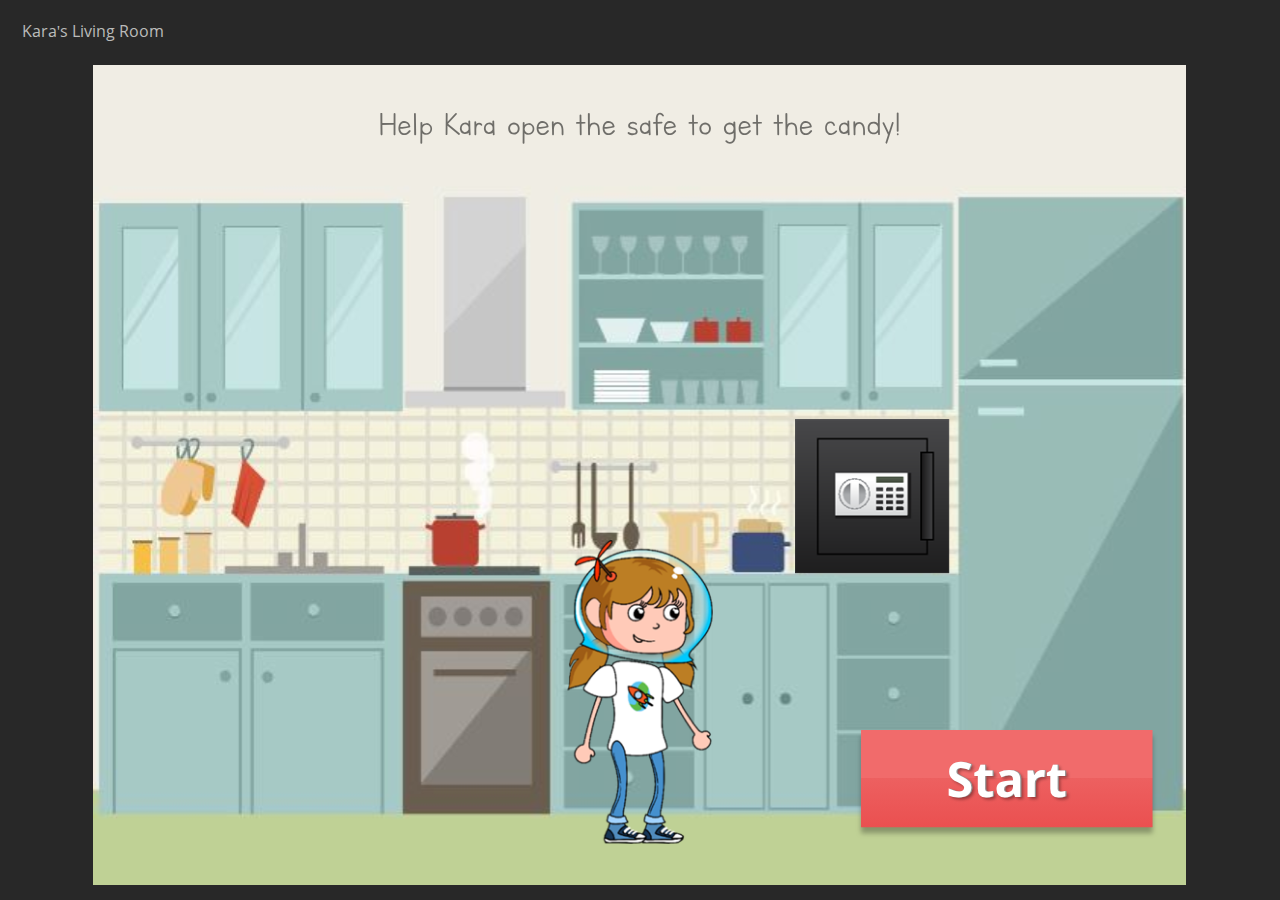
<file: index.html>
<!doctype html>
<html lang="en-US">
<head>
  <meta charset="utf-8">
  <!-- Created using Storyline 360 - http://www.articulate.com  -->
  <!-- version: 3.54.25674.0 -->
  <title>Kara&#39;s Living Room</title>
  <meta http-equiv="x-ua-compatible" content="IE=edge"/>
  <meta name="viewport" content="width=device-width,initial-scale=1,user-scalable=no,shrink-to-fit=no,minimal-ui"/>
  <meta name="apple-mobile-web-app-capable" content="yes"/>
  <style>
    html, body { height: 100%; padding: 0; margin: 0 }
    #app { height: 100%; width: 100%; }
  </style>
  
  <script>window.THREE = { };</script>
</head>
<body style="background: #282828" class="cs-HTML theme-unified">
  <!-- 360 -->
  <script>!function(e){var i=/iPhone/i,o=/iPod/i,n=/iPad/i,t=/(?=.*\bAndroid\b)(?=.*\bMobile\b)/i,d=/Android/i,s=/(?=.*\bAndroid\b)(?=.*\bSD4930UR\b)/i,b=/(?=.*\bAndroid\b)(?=.*\b(?:KFOT|KFTT|KFJWI|KFJWA|KFSOWI|KFTHWI|KFTHWA|KFAPWI|KFAPWA|KFARWI|KFASWI|KFSAWI|KFSAWA)\b)/i,r=/IEMobile/i,h=/(?=.*\bWindows\b)(?=.*\bARM\b)/i,a=/BlackBerry/i,l=/BB10/i,p=/Opera Mini/i,f=/(CriOS|Chrome)(?=.*\bMobile\b)/i,u=/(?=.*\bFirefox\b)(?=.*\bMobile\b)/i,c=new RegExp("(?:Nexus 7|BNTV250|Kindle Fire|Silk|GT-P1000)","i"),w=function(e,i){return e.test(i)},A=function(e){var A=e||navigator.userAgent,v=A.split("[FBAN");if(void 0!==v[1]&&(A=v[0]),this.apple={phone:w(i,A),ipod:w(o,A),tablet:!w(i,A)&&w(n,A),device:w(i,A)||w(o,A)||w(n,A)},this.amazon={phone:w(s,A),tablet:!w(s,A)&&w(b,A),device:w(s,A)||w(b,A)},this.android={phone:w(s,A)||w(t,A),tablet:!w(s,A)&&!w(t,A)&&(w(b,A)||w(d,A)),device:w(s,A)||w(b,A)||w(t,A)||w(d,A)},this.windows={phone:w(r,A),tablet:w(h,A),device:w(r,A)||w(h,A)},this.other={blackberry:w(a,A),blackberry10:w(l,A),opera:w(p,A),firefox:w(u,A),chrome:w(f,A),device:w(a,A)||w(l,A)||w(p,A)||w(u,A)||w(f,A)},this.seven_inch=w(c,A),this.any=this.apple.device||this.android.device||this.windows.device||this.other.device||this.seven_inch,this.phone=this.apple.phone||this.android.phone||this.windows.phone,this.tablet=this.apple.tablet||this.android.tablet||this.windows.tablet,"undefined"==typeof window)return this},v=function(){var e=new A;return e.Class=A,e};"undefined"!=typeof module&&module.exports&&"undefined"==typeof window?module.exports=A:"undefined"!=typeof module&&module.exports&&"undefined"!=typeof window?module.exports=v():"function"==typeof define&&define.amd?define("isMobile",[],e.isMobile=v()):e.isMobile=v()}(this);
    window.isMobile.apple.tablet = window.isMobile.apple.tablet ||
      (navigator.platform === 'MacIntel' && navigator.maxTouchPoints > 1);
    window.isMobile.apple.device = window.isMobile.apple.device || window.isMobile.apple.tablet;
    window.isMobile.tablet = window.isMobile.tablet || window.isMobile.apple.tablet;
    window.isMobile.any = window.isMobile.any || window.isMobile.apple.tablet;
  </script>

  <div id="focus-sink" tabindex="-1"></div>

  <div id="preso"></div>
  <script>
    window.DS = {};
    window.globals = {
      DATA_PATH_BASE: '',
      HAS_FRAME: true,
      HAS_SLIDE: true,

      lmsPresent: false,
      tinCanPresent: false,
      cmi5Present: false,
      aoSupport: false,
      scale: 'noscale',
      captureRc: false,
      browserSize: 'optimal',
      bgColor: '#282828',
      features: 'ModernPlayerCustomBackground,MultipleQuizTracking',
      themeName: 'unified',
      preloaderColor: '#FFFFFF',
      suppressAnalytics: false,
      productChannel: 'stable',
      publishSource: 'storyline',
      aid: 'aid|463d8a65-c8dc-4ce9-9b36-7dbc15f060cd',
      cid: 'eab683e0-d77b-4227-8010-13315d87387e',
      playerVersion: '3.54.25674.0',
      maxIosVideoElements: 10,

      
      parseParams: function(qs) {
        if (window.globals.parsedParams != null) {
          return window.globals.parsedParams;
        }
        qs = (qs || window.location.search.substr(1)).split('+').join(' ');
        var params = {},
            tokens,
            re = /[?&]?([^=]+)=([^&]*)/g;

        while (tokens = re.exec(qs)) {
          params[decodeURIComponent(tokens[1]).trim()] =
            decodeURIComponent(tokens[2]).trim();
        }
        window.globals.parsedParams = params;
        return params;
      }

    };

    (function() {

      var classTypes = [ 'desktop', 'mobile', 'phone', 'tablet' ];

      var addDeviceClasses = function(prefix, testObj) {
        var curr, i;
        for (i = 0; i < classTypes.length; i++) {
          curr = classTypes[i];
          if (testObj[curr]) {
            document.body.classList.add(prefix + curr);
          }
        }
      };

      var params = window.globals.parseParams(),
          isDevicePreview = params.devicepreview === '1',
          isPhoneOverride = params.deviceType === 'phone' || (isDevicePreview && params.phone == '1'),
          isTabletOverride = (params.deviceType === 'tablet' || isDevicePreview) && !isPhoneOverride,
          isMobileOverride = isPhoneOverride || isTabletOverride;

      var deviceView = {
        desktop: !window.isMobile.any && !isMobileOverride,
        mobile: window.isMobile.any || isMobileOverride,
        phone: isPhoneOverride || (window.isMobile.phone && !isTabletOverride),
        tablet: isTabletOverride || window.isMobile.tablet
      };

      window.globals.deviceView = deviceView;
      window.isMobile.desktop = !window.isMobile.any;
      window.isMobile.mobile = window.isMobile.any;

      addDeviceClasses('view-', deviceView);

    })();
  </script>
  
  <script src='story_content/user.js' type=text/javascript></script>
  <div class="slide-loader"></div>

  <script>
    var doc = document, loader = doc.body.querySelector('.slide-loader'); [ 1, 2, 3 ].forEach(function(n) { var d = doc.createElement('div'); d.style.backgroundColor = window.globals.preloaderColor; d.classList.add('mobile-loader-dot'); d.classList.add('dot' + n); loader.appendChild(d); });
  </script>

  <div class="mobile-load-title-overlay" style="display: none">
    <div class="mobile-load-title">Kara&#39;s Living Room</div>
  </div>

  <div class="mobile-chrome-warning"></div>

  <script>
    
    if (window.autoSpider && window.vInterfaceObject) {
      document.querySelector('.mobile-load-title-overlay').style.display = 'none';
    }
  </script>

  

  <link rel="stylesheet" href="html5/data/css/output.min.css" data-noprefix/>
</body>
<script src="html5/lib/scripts/bootstrapper.min.js"></script>
</html>
</file>
<file: html5/data/css/output.min.css>
@font-face {
  font-family: 'Open SansBold CharsBold7915CDC6';
  src: url('[data-uri]');
  font-style: normal;
  font-weight: normal;
}
@font-face {
  font-family: 'Open Sans Charset1_ 5cYB7A9487A';
  src: url('[data-uri]');
  font-style: normal;
  font-weight: normal;
}
@font-face {
  font-family: 'Letters for Learners Ch42CA973A';
  src: url('[data-uri]');
  font-style: normal;
  font-weight: normal;
}
@font-face {
  font-family: 'Letters for Learners ChA9DBB4E3';
  src: url('[data-uri]');
  font-style: normal;
  font-weight: normal;
}
@font-face {
  font-family: 'Open Sans Charset0_v9TY33EDE6F2';
  src: url('[data-uri]');
  font-style: normal;
  font-weight: normal;
}
@font-face {
  font-family: 'Open SansBold CharsBoldE47A47C6';
  src: url('[data-uri]');
  font-style: normal;
  font-weight: normal;
}
.cs-HTML {
  background: rgba(40, 40, 40, 1);
}
.cs-npnxnanbnsnfns00000000001 .cs-infopanel  {
  box-shadow: 0 1px 0 rgba(0, 0, 0, 0);
  background: rgba(255, 255, 255, 1);
}
.cs-npnxnanbnsnfns00000000001 .cs-infopanel .cs-link {
  color: rgba(186, 187, 186, 1);
}
.cs-npnxnanbnsnfns00000000001 .cs-infopanel .cs-link:hover {
  color: rgba(255, 255, 255, 1);
}
.cs-npnxnanbnsnfns00000000001 .cs-infopanel .cs-name {
  color: rgba(68, 68, 68, 1);
}
.cs-npnxnanbnsnfns00000000001 .cs-infopanel .cs-title {
  color: rgba(153, 153, 153, 1);
}
.cs-npnxnanbnsnfns00000000001 .cs-infopanelpopup  {
  box-shadow: 0 1px 0 rgba(0, 0, 0, 0);
  background: rgba(0, 0, 0, 0);
}
.cs-npnxnanbnsnfns00000000001 .cs-infopanelpopup .cs-link {
  color: rgba(255, 0, 0, 1);
}
.cs-npnxnanbnsnfns00000000001 .cs-infopanelpopup .cs-link:hover {
  color: rgba(255, 255, 255, 1);
}
.cs-npnxnanbnsnfns00000000001 .cs-infopanelpopup .cs-name {
  color: rgba(255, 255, 255, 1);
}
.cs-npnxnanbnsnfns00000000001 .cs-infopanelpopup .cs-bio {
  color: rgba(186, 187, 186, 1);
}
.cs-npnxnanbnsnfns00000000001 .cs-timer  {
  color: rgba(186, 187, 186, 1);
}
.cs-npnxnanbnsnfns00000000001 .cs-duration stop:first-child {
  stop-color: rgba(60, 60, 60, 1);
}
.cs-npnxnanbnsnfns00000000001 .cs-duration stop:last-child {
  stop-color: rgba(60, 60, 60, 1);
}
.cs-npnxnanbnsnfns00000000001 .cs-elapsed stop:first-child {
  stop-color: rgba(254, 227, 71, 1);
}
.cs-npnxnanbnsnfns00000000001 .cs-elapsed stop:last-child {
  stop-color: rgba(254, 227, 71, 1);
}
.cs-npnxnanbnsnfns00000000001 .cs-timer .cs-pie .cs-innerstroke {
  stroke: rgba(199, 199, 199, 1);
}
.cs-npnxnanbnsnfns00000000001 .cs-timer .cs-pie .cs-innerborder {
  stroke: rgba(255, 255, 255, 1);
}
.cs-npnxnanbnsnfns00000000001 .cs-window  {
  box-shadow: 0 8px 5px rgba(0, 0, 0, 0.2);
  border-color: rgba(49, 99, 0, 0);
  background: rgba(33, 33, 33, 1);
  color: rgba(248, 248, 248, 1);
}
.cs-npnxnanbnsnfns00000000001 .cs-window .cs-diva {
  border-color: rgba(78, 78, 78, 1);
}
.cs-npnxnanbnsnfns00000000001 .cs-window .cs-divb {
  border-color: rgba(78, 78, 78, 0);
}
.cs-npnxnanbnsnfns00000000001 .cs-editor .cs-editor-slide {
  color: rgba(226, 226, 226, 1);
}
.cs-npnxnanbnsnfns00000000001 .cs-editor .cs-editor-html {
  color: rgba(186, 187, 186, 1);
}
.cs-npnxnanbnsnfns00000000001 .cs-editor .cs-editor-button {
  text-shadow: 0 1px 0 rgba(0, 0, 0, 0);
  color: rgba(255, 255, 255, 1);
  border-color: rgba(211, 211, 211, 1);
  background: rgba(34, 34, 34, 1);
}
.cs-npnxnanbnsnfns00000000001 .cs-editor .cs-editor-button:hover {
  background: rgba(68, 68, 68, 1);
}
.cs-npnxnanbnsnfns00000000001 .cs-editor .cs-editor-button:active {
  background: rgba(68, 68, 68, 1);
}
.cs-npnxnanbnsnfns00000000001 .cs-listitem  {
  color: rgba(186, 187, 186, 1);
  border-color: none;
  border: 1px solid transparent;
}
.cs-npnxnanbnsnfns00000000001 .cs-listitem:hover {
  background: rgba(255, 255, 255, 0.06);
  border-color: rgba(108, 108, 108, 1) !important;
  border-width: 1px;
  border-radius: 2px;
  border-style: solid;
  box-sizing: border-box;
}
.cs-npnxnanbnsnfns00000000001 .cs-listitem.hover {
  background: rgba(255, 255, 255, 0.06);
  border-color: rgba(108, 108, 108, 1) !important;
  border-width: 1px;
  border-radius: 2px;
  border-style: solid;
  box-sizing: border-box;
}
.cs-npnxnanbnsnfns00000000001 .cs-glossary  {
  color: rgba(186, 187, 186, 1);
}
.cs-npnxnanbnsnfns00000000001 .cs-glossary .cs-scrolling-panel {
  background: rgba(0, 0, 0, 0);
}
.cs-npnxnanbnsnfns00000000001 .cs-glossary .cs-term.cs-selected .cs-choice-list-trigger {
  color: rgba(255, 255, 255, 1);
  background: rgba(255, 255, 255, 1);
}
.cs-npnxnanbnsnfns00000000001 .cs-glossary .cs-term.cs-selected .cs-choice-list-trigger:focus {
  color: rgba(255, 255, 255, 1);
  background: rgba(255, 255, 255, 1);
}
.cs-npnxnanbnsnfns00000000001 .cs-glossary .cs-term:hover .cs-choice-list-trigger {
  background: rgba(186, 187, 186, 1);
}
.cs-npnxnanbnsnfns00000000001 .cs-glossary .cs-term.hover .cs-choice-list-trigger {
  background: rgba(186, 187, 186, 1);
}
.cs-npnxnanbnsnfns00000000001 .cs-glossary .cs-term .cs-choice-list-trigger:focus {
  background: rgba(186, 187, 186, 1);
}
.cs-npnxnanbnsnfns00000000001 .cs-glossary .cs-diva {
  border-color: rgba(0, 0, 0, 0);
}
.cs-npnxnanbnsnfns00000000001 .cs-glossary .cs-divb {
  border-color: rgba(0, 0, 0, 0);
}
.cs-npnxnanbnsnfns00000000001 .cs-glossary .cs-divc {
  border-color: rgba(0, 0, 0, 0);
}
.cs-npnxnanbnsnfns00000000001 .cs-glossary .cs-heading {
  color: rgba(248, 248, 248, 1);
  font-weight: 700;
}
.note-content p span {
  color: rgba(186, 187, 186, 1);
  line-height: 1.4em;
  font-size: 103.769%;
}
.cs-npnxnanbnsnfns00000000001 .cs-resource .cs-separator {
  border-color: rgba(0, 0, 0, 0);
}
.cs-npnxnanbnsnfns00000000001 .cs-outline  {
  color: rgba(45, 45, 45, 1);
}
.cs-npnxnanbnsnfns00000000001 .cs-outline .cs-diva {
  border-color: rgba(0, 0, 0, 0);
}
.cs-npnxnanbnsnfns00000000001 .cs-outline .cs-divb {
  border-color: rgba(0, 0, 0, 0);
}
.cs-npnxnanbnsnfns00000000001 .cs-outline .cs-divc {
  border-color: rgba(0, 0, 0, 0);
}
.cs-npnxnanbnsnfns00000000001 .cs-outline .cs-search-filter:hover {
  color: rgba(0, 0, 0, 0);
}
.cs-npnxnanbnsnfns00000000001 .cs-outline .cs-search-filter.hover {
  color: rgba(0, 0, 0, 0);
}
.cs-npnxnanbnsnfns00000000001 .cs-transcript  {
  color: rgba(255, 255, 255, 1);
}
.cs-npnxnanbnsnfns00000000001 .cs-transcript .cs-div {
  border-color: rgba(0, 0, 0, 0);
}
.cs-npnxnanbnsnfns00000000001 .cs-tabs:not(.topmenu-item) {
  color: rgba(248, 248, 248, 1);
}
.cs-npnxnanbnsnfns00000000001 .cs-tabs .cs-inner-button:not(.topmenu-item) {
  text-shadow: 0 1px 0 rgba(0, 0, 0, 0);
}
.cs-npnxnanbnsnfns00000000001 .cs-tabs:hover:not(.topmenu-item) {
  color: rgba(248, 248, 248, 1);
}
.cs-npnxnanbnsnfns00000000001 .cs-tabs.cs-selected {
  background: rgba(0, 0, 0, 0);
  color: rgba(248, 248, 248, 1);
}
.cs-npnxnanbnsnfns00000000001 .cs-seekcontrol  {
  background: rgba(0, 0, 0, 0);
  border-color: rgba(0, 0, 0, 0);
}
.cs-npnxnanbnsnfns00000000001 .cs-seekcontrol .cs-button:hover .cs-icon {
  fill: rgba(255, 255, 255, 1);
}
.cs-npnxnanbnsnfns00000000001 .cs-seekcontrol .cs-button.hover .cs-icon {
  fill: rgba(255, 255, 255, 1);
}
.cs-npnxnanbnsnfns00000000001 .cs-seekcontrol .cs-button .cs-icon-shadow {
  fill: rgba(0, 0, 0, 0);
}
.cs-npnxnanbnsnfns00000000001 .cs-seekcontrol .cs-button .cs-icon {
  fill: rgba(180, 180, 180, 1);
}
.cs-npnxnanbnsnfns00000000001 .cs-seekcontrol .cs-seek .cs-fill {
  background: rgba(255, 255, 255, 0.6);
}
.cs-npnxnanbnsnfns00000000001 .cs-seekcontrol .cs-seek {
  background: rgba(108, 108, 108, 1);
  border-color: rgba(0, 0, 0, 0);
}
.cs-npnxnanbnsnfns00000000001 .cs-searchinput .cs-input {
  color: rgba(186, 187, 186, 1);
  border-color: rgba(0, 0, 0, 0);
  background: rgba(255, 255, 255, 0.06);
}
.cs-npnxnanbnsnfns00000000001 .cs-searchinput .cs-input:focus {
  color: rgba(248, 248, 248, 1);
  background: rgba(41, 41, 41, 1);
}
.cs-npnxnanbnsnfns00000000001 .cs-searchinput .cs-input:hover {
  box-shadow: inset 0 0 1px 0 rgba(69, 126, 19, 0);
}
.cs-npnxnanbnsnfns00000000001 .cs-searchinput .cs-input.hover {
  box-shadow: inset 0 0 1px 0 rgba(69, 126, 19, 0);
}
.cs-npnxnanbnsnfns00000000001 .cs-searchinput .cs-button .cs-icon {
  fill: rgba(186, 187, 186, 1);
}
.cs-npnxnanbnsnfns00000000001 .cs-searchinput .cs-button:hover {
  fill: rgba(63, 133, 0, 1);
}
.cs-npnxnanbnsnfns00000000001 .cs-searchinput .cs-button.hover {
  fill: rgba(63, 133, 0, 1);
}
.cs-npnxnanbnsnfns00000000001 .cs-menu  {
  box-shadow: 0 1px 0 rgba(0, 0, 0, 0);
  background: rgba(33, 33, 33, 1);
}
.cs-npnxnanbnsnfns00000000001 .cs-topmenu-item.active .cs-tab {
  background: rgba(33, 33, 33, 1);
}
.cs-npnxnanbnsnfns00000000001 .cs-logo  {
  box-shadow: 0 1px 0 rgba(37, 75, 0, 1);
  background: rgba(255, 255, 255, 0);
}
.cs-npnxnanbnsnfns00000000001 .cs-checkbox  {
  color: rgba(255, 255, 255, 1);
}
.cs-npnxnanbnsnfns00000000001 .cs-checkbox:hover {
  border-color: rgba(175, 221, 130, 1);
}
.cs-npnxnanbnsnfns00000000001 .cs-checkbox.hover {
  border-color: rgba(175, 221, 130, 1);
}
.cs-npnxnanbnsnfns00000000001 .cs-checkbox .cs-box {
  color: rgba(255, 255, 255, 1);
  border-color: rgba(42, 83, 0, 1);
}
.cs-npnxnanbnsnfns00000000001 .cs-checkbox .cs-box:checked::after {
  color: rgba(43, 196, 0, 1);
}
.cs-npnxnanbnsnfns00000000001 .cs-button  {
  text-shadow: 0 1px 0 rgba(0, 0, 0, 0);
  color: rgba(186, 187, 186, 1);
  border-color: rgba(0, 0, 0, 0);
  background: rgba(0, 0, 0, 0);
  box-shadow: 0 1px 0 rgba(0, 0, 0, 0);
}
.cs-npnxnanbnsnfns00000000001 .cs-button .cs-icon {
  fill: rgba(186, 187, 186, 1);
}
.cs-npnxnanbnsnfns00000000001 .cs-button .cs-icon-shadow {
  fill: rgba(0, 0, 0, 0);
}
.cs-npnxnanbnsnfns00000000001 .cs-button:hover {
  background: rgba(248, 248, 248, 1);
}
.cs-npnxnanbnsnfns00000000001 .cs-button.hover {
  background: rgba(248, 248, 248, 1);
}
.cs-npnxnanbnsnfns00000000001 .cs-button:active {
  background: rgba(0, 0, 0, 0);
}
.cs-npnxnanbnsnfns00000000001 .cs-button.cs-disabled:hover {
  background: rgba(0, 0, 0, 0);
}
.cs-npnxnanbnsnfns00000000001 .cs-button.cs-disabled.hover {
  background: rgba(0, 0, 0, 0);
}
.cs-npnxnanbnsnfns00000000001 .cs-button.cs-disabled:active {
  background: rgba(0, 0, 0, 0);
}
.cs-npnxnanbnsnfns00000000001 .cs-button.cs-volume:hover {
  background: rgba(0, 0, 0, 0);
}
.cs-npnxnanbnsnfns00000000001 .cs-button.cs-volume.hover {
  background: rgba(0, 0, 0, 0);
}
.cs-npnxnanbnsnfns00000000001 .cs-button.cs-volume:active {
  background: rgba(0, 0, 0, 0);
}
.cs-npnxnanbnsnfns00000000001.cs-base  {
  color: rgba(186, 187, 186, 1);
  border-color: rgba(40, 40, 40, 1);
  background: rgba(40, 40, 40, 1);
}
.cs-npnxnanbnsnfns00000000001.cs-base .cs-separator .cs-diva {
  background: rgba(69, 69, 69, 1);
}
.cs-npnxnanbnsnfns00000000001.cs-base .cs-separator .cs-divb {
  background: rgba(0, 0, 0, 0);
}
.cs-npnxnanbnsnfns00000000001.cs-base .cs-topmenu-item.active .cs-tab {
  border-color: rgba(69, 69, 69, 1);
}
.cs-npnxnanbnsnfns00000000001.cs-base .cs-topmenu-item.active .cs-panel {
  border-color: rgba(69, 69, 69, 1);
}
.cs-npnxnanbnsnfns00000000001.cs-base .cs-left {
  background: rgba(33, 33, 33, 1);
}
.cs-npnxnanbnsnfns00000000001.cs-base .cs-area-primary .cs-slide-container {
  background: rgba(40, 40, 40, 1);
}
.cs-npnxnanbnsnfns00000000001.cs-base.cs-custom-theme .cs-brandhighlight-bg {
  background: rgba(249, 229, 86, 1) !important;
}
.cs-npnxnanbnsnfns00000000001.cs-base.cs-custom-theme .cs-brandhighlight-secondary-bg {
  background: rgba(255, 255, 255, 1) !important;
}
.cs-npnxnanbnsnfns00000000001.cs-base.cs-custom-theme .cs-brandhighlight-border {
  border-color: rgba(249, 229, 86, 1) !important;
}
.cs-npnxnanbnsnfns00000000001.cs-base.cs-custom-theme .cs-brandhighlight-text {
  color: rgba(249, 229, 86, 1) !important;
}
.cs-npnxnanbnsnfns00000000001.cs-base.cs-custom-theme .cs-brandhighlight-fill {
  fill: rgba(249, 229, 86, 1) !important;
}
.cs-npnxnanbnsnfns00000000001.cs-base.cs-custom-theme .cs-listitem.cs-selected {
  background-color: rgba(255, 255, 255, 0.06) !important;
}
.cs-npnxnanbnsnfns00000000001 .cs-volume::-moz-range-thumb {
  border-color: rgba(43, 85, 0, 1);
  box-shadow: inset 0 0 1px 0 rgba(43, 85, 0, 1);
  background: rgba(255, 255, 255, 1);
}
.cs-npnxnanbnsnfns00000000001 .cs-volume::-ms-thumb {
  border-color: rgba(43, 85, 0, 1);
  box-shadow: inset 0 0 1px 0 rgba(43, 85, 0, 1);
  background: rgba(255, 255, 255, 1);
}
.cs-npnxnanbnsnfns00000000001 .cs-volume::-webkit-slider-thumb {
  border-color: rgba(43, 85, 0, 1);
  box-shadow: inset 0 0 1px 0 rgba(43, 85, 0, 1);
  background: rgba(255, 255, 255, 1);
}
.cs-npnxnanbnsnfns00000000001 .cs-volume::-moz-range-track {
  border-color: rgba(66, 140, 1, 1);
  background: rgba(108, 108, 108, 1);
}
.cs-npnxnanbnsnfns00000000001 .cs-volume::-ms-track {
  border-color: rgba(66, 140, 1, 1);
  background: rgba(108, 108, 108, 1);
}
.cs-npnxnanbnsnfns00000000001 .cs-volume::-webkit-slider-runnable-track {
  border-color: rgba(66, 140, 1, 1);
  background: rgba(108, 108, 108, 1);
}
body.show-focus .tab-focus-box {
  box-shadow: 0 0 0 1px rgba(255, 255, 0, 1), 0 0 0 3px rgba(0, 29, 98, 1), 0 0 5px 5px rgba(255, 255, 0, 1);
  border-color: transparent;
  outline: 2px transparent solid;
}
.skipnav {
  box-shadow: 0 0 0 1px rgba(255, 255, 0, 1), 0 0 0 3px rgba(0, 29, 98, 1), 0 0 5px 5px rgba(255, 255, 0, 1);
  border-color: transparent;
  outline: 2px transparent solid;
}
.cs-npnxnanbnsnfns00000000001 .cs-listitem:hover {
  color: none;
}
.cs-npnxnanbnsnfns00000000001 .cs-listitem.hover {
  color: none;
}
.cs-npnxnanbnsnfns00000000001 .cs-listitem.cs-viewed {
  color: #BABBBA;
}
.cs-npnxnanbnsnfns00000000001 .cs-listitem {
  color: #BABBBA;
}
.cs-npnxnanbnsnfns00000000001 .cs-listitem:hover .cs-icon-carrot * {
  fill: none;
}
.cs-npnxnanbnsnfns00000000001 .cs-listitem.hover .cs-icon-carrot * {
  fill: none;
}
.cs-npnxnanbnsnfns00000000001 .cs-listitem .cs-icon-carrot {
  color: none;
  top: calc(3px);
}
.cs-npnxnanbnsnfns00000000001 .cs-listitem .cs-icon-carrot .cs-shadow {
  color: #F8F8F8;
}
.cs-npnxnanbnsnfns00000000001 .item-collapsible .is-scene {
  color: #F8F8F8 !important;
  font-weight: 700;
}
.cs-npnxnanbnsnfns00000000001 .is-scene .cs-icon-carrot * {
  color: #F8F8F8 !important;
  font-weight: 700;
}
.cs-npnxnanbnsnfns00000000001 .is-scene:not(.outline-links-collapse) > a {
  color: #F8F8F8;
}
.cs-npnxnanbnsnfns00000000001 .is-scene:not(.outline-links-collapse) .cs-icon-carrot * {
  fill: none !important;
  color: #F8F8F8 !important;
}
.cs-npnxnanbnsnfns00000000001 .tabs, .cs-npnxnanbnsnfns00000000001 .cs-logo {
  border-bottom: 1px solid rgba(108, 108, 108, 1);
}
.cs-npnxnanbnsnfns00000000001 .area-secondary-wrapper:after {
  background-image: url('[data-uri]');
  background-size: 100%;
}
.cs-npnxnanbnsnfns00000000001 .panel-footer {
  background: #212121;
}
.cs-npnxnanbnsnfns00000000001 #outline-search {
  background: rgba(255, 255, 255, 0.06);
  border-color: rgba(108, 108, 108, 1);
  border-width: 1px;
  border-style: solid;
}
.cs-npnxnanbnsnfns00000000001 .topmenu-panel #outline-search {
  background: #545454;
}
.cs-npnxnanbnsnfns00000000001 .search-icon circle, .cs-npnxnanbnsnfns00000000001 .search-icon path {
  stroke: #BABBBA;
}
.cs-npnxnanbnsnfns00000000001 #outline-search input[type   =search] {
  color: #F8F8F8;
}
.cs-npnxnanbnsnfns00000000001 #outline-search ::-webkit-input-placeholder {
  color: #BABBBA !important;
}
.cs-npnxnanbnsnfns00000000001 #outline-search :-ms-input-placeholder {
  color: #BABBBA !important;
}
.cs-npnxnanbnsnfns00000000001 #outline-search ::-moz-placeholder {
  color: #BABBBA !important;
  opacity: 1;
}
.cs-npnxnanbnsnfns00000000001 .cs-topmenu-item.active, body:not(.is-touchable-tablet) .cs-npnxnanbnsnfns00000000001 .cs-topmenu-item:hover {
  color: #F8F8F8;
}
.cs-npnxnanbnsnfns00000000001 .cs-topmenu-item.button-tapped {
  color: #F8F8F8;
}
.cs-npnxnanbnsnfns00000000001 .cs-topmenu-item.active .cs-tab, .cs-npnxnanbnsnfns00000000001 .cs-topmenu-item .cs-tab {
  background: transparent !important;
  border: none !important;
}
.cs-npnxnanbnsnfns00000000001 .top-tabs-drop-icon div {
  background: #BABBBA;
}
.cs-npnxnanbnsnfns00000000001 .cs-panel.topmenu-panel .panel-content, .cs-npnxnanbnsnfns00000000001 .top-tabs-drop {
  background: #212121;
}
.cs-npnxnanbnsnfns00000000001 .cs-topmenu-item.active .cs-panel {
  background: #212121;
}
.cs-npnxnanbnsnfns00000000001 .cs-menu.topmenu-panel, .cs-npnxnanbnsnfns00000000001 .top-tabs-drop {
  border: 1px solid rgba(69, 69, 69, 1) !important;
  border-radius: 3px;
}
.cs-npnxnanbnsnfns00000000001 .resources .resources-list a:hover {
  background: rgba(255, 255, 255, 0.06);
}
body:not(.is-touchable-tablet) .cs-npnxnanbnsnfns00000000001 .resources .resources-list a:hover {
  background: rgba(255, 255, 255, 0.06);
}
.cs-npnxnanbnsnfns00000000001 .resources .resources-list a.hover {
  background: rgba(255, 255, 255, 0.06);
}
body:not(.is-touchable-tablet) .cs-npnxnanbnsnfns00000000001 .resources .resources-list a.hover {
  background: rgba(255, 255, 255, 0.06);
}
.cs-npnxnanbnsnfns00000000001 .resources .resources-list a.button-tapped {
  background: rgba(255, 255, 255, 0.06);
}
.cs-npnxnanbnsnfns00000000001 .cs-icon path, .cs-npnxnanbnsnfns00000000001 .cs-icon rect, .cs-npnxnanbnsnfns00000000001 .cs-icon polygon, .cs-npnxnanbnsnfns00000000001 .menu-icon-wrapper.menu-icon-wrapper-hover path {
  fill: #BABBBA;
}
.cs-npnxnanbnsnfns00000000001 .cs-icon .icon-stroke-only {
  fill: none !important;
  stroke: #BABBBA !important;
}
body:not(.is-touchable-tablet) .cs-npnxnanbnsnfns00000000001 .cs-button:hover .cs-icon path, body:not(.is-touchable-tablet) .cs-npnxnanbnsnfns00000000001 .cs-button:hover .cs-icon rect, body:not(.is-touchable-tablet) .cs-npnxnanbnsnfns00000000001 .cs-button:hover .cs-icon polygon {
  fill: #F8F8F8;
}
body:not(.is-touchable-tablet) .cs-npnxnanbnsnfns00000000001 .cs-tabs:hover .search-icon circle, body:not(.is-touchable-tablet) .cs-npnxnanbnsnfns00000000001 .cs-tabs:hover .search-icon path {
  stroke: #F8F8F8;
}
.cs-npnxnanbnsnfns00000000001 .cs-button.button-tapped .cs-icon path, .cs-npnxnanbnsnfns00000000001 .cs-button.button-tapped .cs-icon rect, .cs-npnxnanbnsnfns00000000001 .cs-button.button-tapped .cs-icon polygon {
  fill: #F8F8F8;
}
body:not(.is-touchable-tablet) .cs-npnxnanbnsnfns00000000001 .cs-button:hover .cs-icon .icon-stroke-only {
  fill: none !important;
  stroke: #F8F8F8 !important;
}
.cs-npnxnanbnsnfns00000000001 .cs-button:button-tapped .cs-icon .icon-stroke-only {
  fill: none !important;
  stroke: #F8F8F8 !important;
}
.cs-npnxnanbnsnfns00000000001 .menu-icon-wrapper.menu-icon-wrapper-hover svg path {
  fill: #F8F8F8;
}
.floating-sidebar:not(.sidebar-closed) .cs-npnxnanbnsnfns00000000001 #hamburger .menu-icon-wrapper svg path {
  fill: #BABBBA;
}
.floating-sidebar:not(.sidebar-closed) .cs-npnxnanbnsnfns00000000001 #hamburger .menu-icon-wrapper.menu-icon-wrapper-hover svg path {
  fill: #F8F8F8;
}
.cs-npnxnanbnsnfns00000000001 .volume .btn:before {
  background-image: url('[data-uri]');
}
.cs-npnxnanbnsnfns00000000001 .volume-track {
  background: #6C6C6C;
}
.cs-npnxnanbnsnfns00000000001 .volume-icon circle {
  stroke: #BABBBA;
}
.cs-npnxnanbnsnfns00000000001 .cs-settings > .settings-panel {
  background: #212121;
  border: 1px solid rgba(69, 69, 69, 1) !important;
  border-radius: 3px;
}
.cs-npnxnanbnsnfns00000000001 .cs-settings > .panel-down-arrow {
  fill: #212121;
}
.cs-npnxnanbnsnfns00000000001 .switch-toggle .border {
  stroke: #7C7C7C;
}
.cs-npnxnanbnsnfns00000000001 .switch-toggle .thumb-off .thumb {
  fill: #A2A2A2;
}
.cs-npnxnanbnsnfns00000000001 .switch-toggle .thumb-on .track {
  fill: rgba(249, 229, 86, 1);
}
.cs-npnxnanbnsnfns00000000001 .switch-toggle .thumb-off .track {
  fill: rgba(255, 255, 255, 0.1);
}
.cs-npnxnanbnsnfns00000000001 .switch-label {
  color: #BABBBA;
}
.cs-npnxnanbnsnfns00000000001 .cs-panel .scrollarea-btn:after {
  background: rgba(179, 180, 179, 0.75);
}
.scrollarea-scrollbar:hover .scrollarea-btn:after, .scrollarea-scrollbar.highlight-scrollbar .scrollarea-btn:after {
  background: rgba(179, 180, 179, 0.75);
}
.floating-sidebar .sidebar-overlay {
  background: rgba(0, 0, 0, 0.85);
}
.cs-npnxnanbnsnfns00000000001 .overlay-message {
  background: rgba(0, 0, 0, 0.85);
}
.cs-npnxnanbnsnfns00000000001 .top-ui-bg, .cs-npnxnanbnsnfns00000000001 .bottom-ui-bg, .cs-npnxnanbnsnfns00000000001 .right-ui-bg, .cs-npnxnanbnsnfns00000000001 .left-ui-bg {
  background: rgba(40, 40, 40, 0.8);
}
.cs-npnxnanbnsnfns00000000001 .circle-progress-bg {
  fill: #282828;
}
.cs-npnxnanbnsnfns00000000001 .circle-progress-well {
  fill: #6C6C6C;
}
.cs-npnxnanbnsnfns00000000001 .circle-progress-pie {
  stroke: #6C6C6C;
}
.cs-npnxnanbnsnfns00000000001 .lightbox .option-pane {
  background: rgba(40, 40, 40, 0.8);
}
.cs-npnxnanbnsnfns00000000001 .lightbox .option-pane:before {
  background: #282828;
}
.cs-npnxnanbnsnfns00000000001 .message-window {
  background: #212121;
  border: 1px solid rgba(69, 69, 69, 1) !important;
  border-radius: 3px;
}
.cs-npnxnanbnsnfns00000000001 .message-window-header p, .cs-npnxnanbnsnfns00000000001 .message-window-text {
  color: #F8F8F8;
}
.cs-npnxnanbnsnfns00000000001 .message-window-header p {
  border-bottom: 1px solid rgba(255, 255, 255, 1);
}
.cs-npnxnanbnsnfns00000000001 .message-window button.slide-object-button {
  border: 1px solid rgba(255, 255, 255, 1) !important;
}
.cs-npnxnanbnsnfns00000000001 .message-window button.slide-object-button:hover {
  background: rgba(255, 255, 255, 0.06) !important;
}
.message-window .slide-object-button tspan, .message-window .slide-object-button-text tspan {
  fill: #F8F8F8 !important;
}
body:not(.is-touchable-tablet) .cs-npnxnanbnsnfns00000000001 .cs-button:hover .text {
  color: #F8F8F8;
}
.cs-npnxnanbnsnfns00000000001 .cs-button.button-tapped .text {
  color: #F8F8F8;
}
.cs-npnxnanbnsnfns00000000001.cs-base {
  background: #282828;
}
.cs-npnxnanbnsnfns00000000001 .cs-menu {
  background: transparent;
}
.cs-npnxnanbnsnfns00000000001 .progress-bar .progress-bar-fill:after {
  background: #FFFFFF !important;
}
.cs-npnxnanbnsnfns00000000001 .volume-dot {
  background: #FFFFFF !important;
}
.fn-npnxnanbsnfns00000000001 {
  font-family: 'Open SansD6FFC9F9';
  -webkit-font-variant-ligatures: no-common-ligatures;
  font-variant-ligatures: no-common-ligatures;
}
.fn-pxabnsnfns00000000001 {
  font-family: 'Open SansD6FFC9F9';
  -webkit-font-variant-ligatures: no-common-ligatures;
  font-variant-ligatures: no-common-ligatures;
}
.fn-npxnabnsnfns00000000001 {
  font-family: 'Open SansD6FFC9F9';
  -webkit-font-variant-ligatures: no-common-ligatures;
  font-variant-ligatures: no-common-ligatures;
}
.fn-npnxnanbnsnfns00000000001 {
  font-family: 'Open SansD6FFC9F9';
  -webkit-font-variant-ligatures: no-common-ligatures;
  font-variant-ligatures: no-common-ligatures;
}
.fn-pxabnsnfns00000000000 {
  font-family: 'Open SansD6FFC9F9';
  -webkit-font-variant-ligatures: no-common-ligatures;
  font-variant-ligatures: no-common-ligatures;
}
@font-face {
  font-family: 'Open SansD6FFC9F9';
  src: url('[data-uri]');
  font-style: normal;
  font-weight: bold;
}
@font-face {
  font-family: 'Open SansD6FFC9F9';
  src: url('[data-uri]');
  font-style: normal;
  font-weight: normal;
}
.cs-InvalidPromptSlide .cs-5g8ytuXGN0q-InvalidPromptSlide-btn0 {
  color: rgba(255, 255, 255, 1);
  border-color: rgba(211, 211, 211, 1);
  background: rgba(34, 34, 34, 1);
  text-shadow: 0 1px 0 rgba(0, 0, 0, 0);
}
.cs-InvalidPromptSlide .cs-5g8ytuXGN0q-InvalidPromptSlide-btn0 .cs-html {
  color: rgba(186, 187, 186, 1);
}
.cs-InvalidPromptSlide .cs-5g8ytuXGN0q-InvalidPromptSlide-btn0 .cs-slide {
  border-color: rgba(226, 226, 226, 1);
}
.cs-InvalidPromptSlide .cs-5g8ytuXGN0q-InvalidPromptSlide-btn0:hover {
  background: rgba(68, 68, 68, 1);
}
.cs-InvalidPromptSlide .cs-5g8ytuXGN0q-InvalidPromptSlide-btn0:active {
  background: rgba(68, 68, 68, 1);
}
.cs-PrintPromptSlide .cs-5g8ytuXGN0q-PrintPromptSlide-btn0 {
  color: rgba(255, 255, 255, 1);
  border-color: rgba(211, 211, 211, 1);
  background: rgba(34, 34, 34, 1);
  text-shadow: 0 1px 0 rgba(0, 0, 0, 0);
}
.cs-PrintPromptSlide .cs-5g8ytuXGN0q-PrintPromptSlide-btn0 .cs-html {
  color: rgba(186, 187, 186, 1);
}
.cs-PrintPromptSlide .cs-5g8ytuXGN0q-PrintPromptSlide-btn0 .cs-slide {
  border-color: rgba(226, 226, 226, 1);
}
.cs-PrintPromptSlide .cs-5g8ytuXGN0q-PrintPromptSlide-btn0:hover {
  background: rgba(68, 68, 68, 1);
}
.cs-PrintPromptSlide .cs-5g8ytuXGN0q-PrintPromptSlide-btn0:active {
  background: rgba(68, 68, 68, 1);
}
.cs-ScrollPromptSlide .cs-5g8ytuXGN0q-ScrollPromptSlide-btn0 {
  color: rgba(255, 255, 255, 1);
  border-color: rgba(211, 211, 211, 1);
  background: rgba(34, 34, 34, 1);
  text-shadow: 0 1px 0 rgba(0, 0, 0, 0);
}
.cs-ScrollPromptSlide .cs-5g8ytuXGN0q-ScrollPromptSlide-btn0 .cs-html {
  color: rgba(186, 187, 186, 1);
}
.cs-ScrollPromptSlide .cs-5g8ytuXGN0q-ScrollPromptSlide-btn0 .cs-slide {
  border-color: rgba(226, 226, 226, 1);
}
.cs-ScrollPromptSlide .cs-5g8ytuXGN0q-ScrollPromptSlide-btn0:hover {
  background: rgba(68, 68, 68, 1);
}
.cs-ScrollPromptSlide .cs-5g8ytuXGN0q-ScrollPromptSlide-btn0:active {
  background: rgba(68, 68, 68, 1);
}
.cs-ResumePromptSlide .cs-5g8ytuXGN0q-ResumePromptSlide-btn0 {
  color: rgba(255, 255, 255, 1);
  border-color: rgba(211, 211, 211, 1);
  background: rgba(34, 34, 34, 1);
  text-shadow: 0 1px 0 rgba(0, 0, 0, 0);
}
.cs-ResumePromptSlide .cs-5g8ytuXGN0q-ResumePromptSlide-btn0 .cs-html {
  color: rgba(186, 187, 186, 1);
}
.cs-ResumePromptSlide .cs-5g8ytuXGN0q-ResumePromptSlide-btn0 .cs-slide {
  border-color: rgba(226, 226, 226, 1);
}
.cs-ResumePromptSlide .cs-5g8ytuXGN0q-ResumePromptSlide-btn0:hover {
  background: rgba(68, 68, 68, 1);
}
.cs-ResumePromptSlide .cs-5g8ytuXGN0q-ResumePromptSlide-btn0:active {
  background: rgba(68, 68, 68, 1);
}
.cs-ResumePromptSlide .cs-5g8ytuXGN0q-ResumePromptSlide-btn1 {
  color: rgba(255, 255, 255, 1);
  border-color: rgba(211, 211, 211, 1);
  background: rgba(34, 34, 34, 1);
  text-shadow: 0 1px 0 rgba(0, 0, 0, 0);
}
.cs-ResumePromptSlide .cs-5g8ytuXGN0q-ResumePromptSlide-btn1 .cs-html {
  color: rgba(186, 187, 186, 1);
}
.cs-ResumePromptSlide .cs-5g8ytuXGN0q-ResumePromptSlide-btn1 .cs-slide {
  border-color: rgba(226, 226, 226, 1);
}
.cs-ResumePromptSlide .cs-5g8ytuXGN0q-ResumePromptSlide-btn1:hover {
  background: rgba(68, 68, 68, 1);
}
.cs-ResumePromptSlide .cs-5g8ytuXGN0q-ResumePromptSlide-btn1:active {
  background: rgba(68, 68, 68, 1);
}
.cs-ExternalInterfaceErrorSlide .cs-buttonOK {
  color: rgba(255, 255, 255, 1);
  border-color: rgba(211, 211, 211, 1);
  background: rgba(34, 34, 34, 1);
  text-shadow: 0 1px 0 rgba(0, 0, 0, 0);
}
.cs-ExternalInterfaceErrorSlide .cs-buttonOK .cs-html {
  color: rgba(186, 187, 186, 1);
}
.cs-ExternalInterfaceErrorSlide .cs-buttonOK .cs-slide {
  border-color: rgba(226, 226, 226, 1);
}
.cs-ExternalInterfaceErrorSlide .cs-buttonOK:hover {
  background: rgba(68, 68, 68, 1);
}
.cs-ExternalInterfaceErrorSlide .cs-buttonOK:active {
  background: rgba(68, 68, 68, 1);
}
</file>
